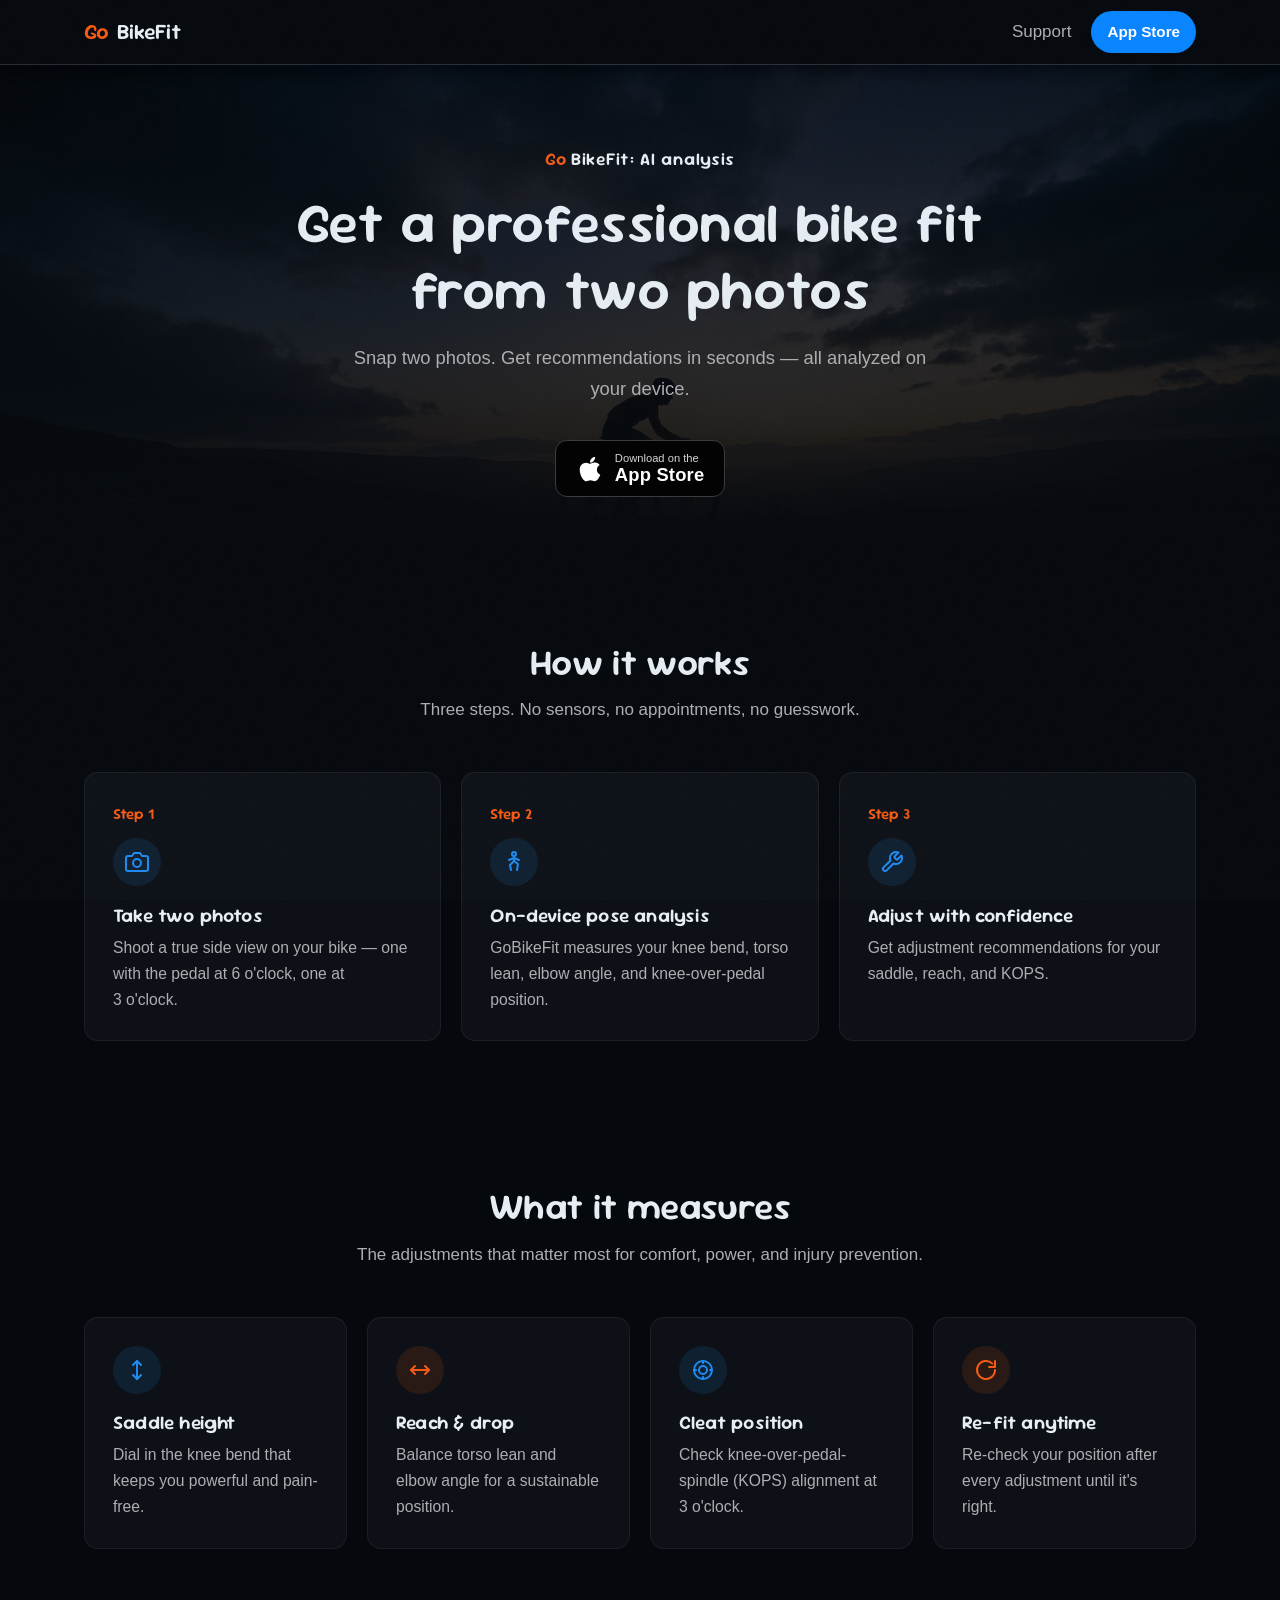
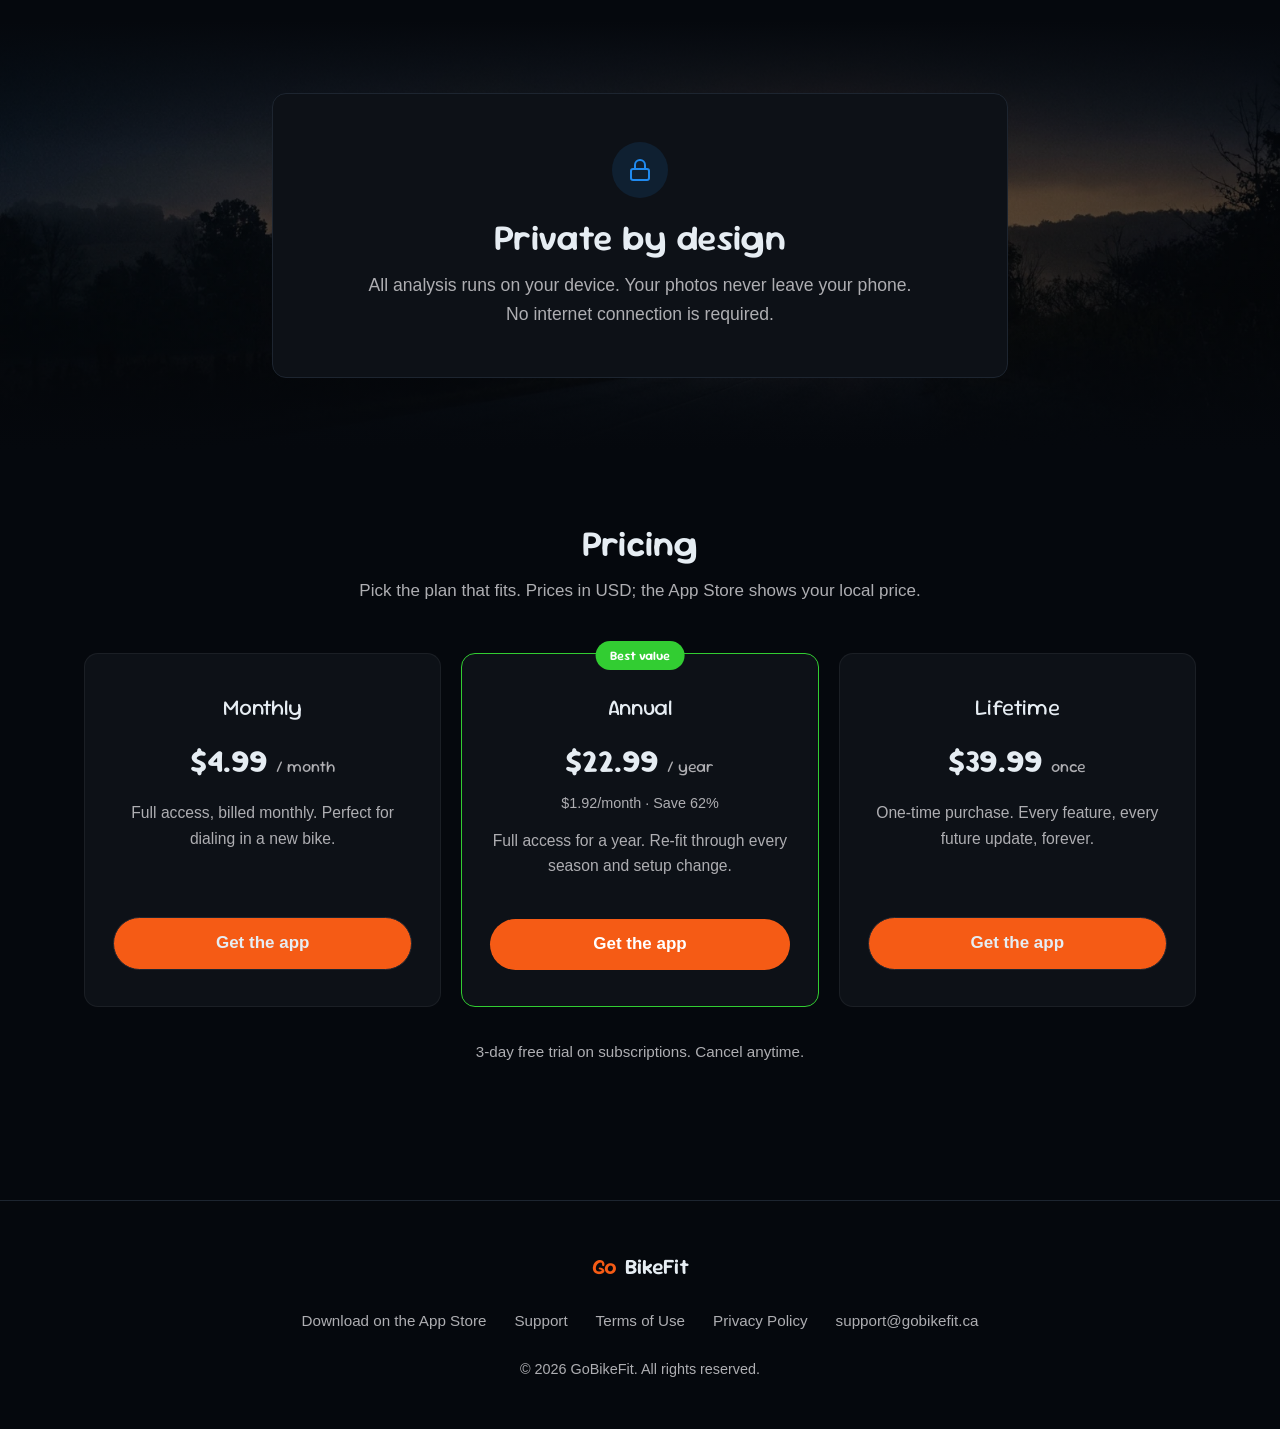
<file: index.html>
<!DOCTYPE html>
<html lang="en">

<head>
  <meta charset="UTF-8">
  <meta name="viewport" content="width=device-width, initial-scale=1">
  <title>GoBikeFit — Get a professional bike fit from two photos</title>
  <meta name="description"
    content="Snap two photos mid-pedal-stroke. GoBikeFit measures your position and gives saddle height, reach & drop, and cleat recommendations in seconds — all on your iPhone.">
  <link rel="canonical" href="https://gobikefit.ca/">
  <meta property="og:type" content="website">
  <meta property="og:site_name" content="GoBikeFit">
  <meta property="og:title" content="GoBikeFit — Get a professional bike fit from two photos">
  <meta property="og:description"
    content="Snap two photos mid-pedal-stroke. Get saddle height, reach & drop, and cleat position recommendations in seconds — all analyzed on your device.">
  <meta property="og:url" content="https://gobikefit.ca/">
  <meta property="og:image" content="https://gobikefit.ca/og-image.png">
  <meta property="og:image:width" content="1200">
  <meta property="og:image:height" content="630">
  <meta property="og:image:alt"
    content="GoBikeFit: AI analysis — a stylized cyclist on a road bike beside the tagline &quot;A professional bike fit from your pocket&quot;">
  <meta name="twitter:card" content="summary_large_image">
  <meta name="theme-color" content="#05080D">
  <link rel="icon" href="/favicon.ico" sizes="16x16 32x32 48x48">
  <link rel="icon" type="image/png" href="/favicon-96x96.png" sizes="96x96">
  <link rel="apple-touch-icon" sizes="180x180" href="/apple-touch-icon.png">
  <link rel="manifest" href="/site.webmanifest">
  <!-- Hero background is a CSS background-image, so it needs a preload to be fetched
       early. Breakpoints must match the .hero media query in styles.css. -->
  <link rel="preload" as="image" href="/assets/hero/dusk-riding-zoom-960.webp" media="(max-width: 699.98px)"
    fetchpriority="high">
  <link rel="preload" as="image" href="/assets/hero/dusk-riding-zoom.webp" media="(min-width: 700px)"
    fetchpriority="high">
  <link rel="preconnect" href="https://fonts.googleapis.com">
  <link rel="preconnect" href="https://fonts.gstatic.com" crossorigin>
  <link href="https://fonts.googleapis.com/css2?family=Sour+Gummy:wght@400;600&display=swap" rel="stylesheet">
  <link rel="stylesheet" href="/styles.css">
  <link rel="stylesheet" href="/depth.css">
  <!-- Not deferred: sets the .js class before first paint so depth.css can
       hide .reveal elements without risking a blank page if JS fails. -->
  <script src="/depth.js"></script>
</head>

<body>

  <!-- Header edge refraction (styles.css). Duplicated on all four pages —
       a CSS url(#id) resolves only within its own document. Keep in sync. -->
  <svg class="svg-defs" aria-hidden="true" focusable="false">
    <filter id="edge-warp" x="-25%" y="-100%" width="150%" height="300%" color-interpolation-filters="sRGB">
      <feTurbulence type="fractalNoise" baseFrequency="0.006 0.05" numOctaves="2" seed="9" result="noise" />
      <feGaussianBlur in="noise" stdDeviation="1.2" result="soft" />
      <feDisplacementMap in="SourceGraphic" in2="soft" scale="34" xChannelSelector="R" yChannelSelector="G" />
    </filter>
  </svg>

  <header class="site-header">
    <div class="container">
      <a class="logo" href="/"><span class="logo-go">Go</span>BikeFit</a>
      <nav class="header-nav" aria-label="Main">
        <a class="nav-link" href="/support">Support</a>
        <a class="btn-store-small" href="https://apps.apple.com/app/id6791359268">App&nbsp;Store</a>
      </nav>
    </div>
  </header>

  <main>

    <!-- Hero -->
    <section class="hero">
      <div class="container">
        <span class="app-name">Go</span>
        <span class="app-name2">BikeFit: AI analysis</span>
        <h1>Get a professional bike fit from two photos</h1>
        <p class="subhead">Snap two photos. Get recommendations in seconds — all analyzed on your device.</p>
        <a class="appstore-badge" href="https://apps.apple.com/app/id6791359268">
          <svg viewBox="0 0 384 512" fill="currentColor" aria-hidden="true">
            <path
              d="M318.7 268.7c-.2-36.7 16.4-64.4 50-84.8-18.8-26.9-47.2-41.7-84.7-44.6-35.5-2.8-74.3 20.7-88.5 20.7-15 0-49.4-19.7-76.4-19.7C63.3 141.2 4 184.8 4 273.5q0 39.3 14.4 81.2c12.8 36.7 59 126.7 107.2 125.2 25.2-.6 43-17.9 75.8-17.9 31.8 0 48.3 17.9 76.4 17.9 48.6-.7 90.4-82.5 102.6-119.3-65.2-30.7-61.7-90-61.7-91.9zm-56.6-164.2c27.3-32.4 24.8-61.9 24-72.5-24.1 1.4-52 16.4-67.9 34.9-17.5 19.8-27.8 44.3-25.6 71.9 26.1 2 49.9-11.4 69.5-34.3z" />
          </svg>
          <span class="badge-text">
            <span class="badge-top">Download on the</span>
            <span class="badge-bottom">App Store</span>
          </span>
        </a>
      </div>
    </section>

    <!-- How it works -->
    <section class="section" id="how-it-works">
      <div class="container">
        <div class="section-header">
          <h2>How it works</h2>
          <p>Three steps. No sensors, no appointments, no guesswork.</p>
        </div>
        <div class="steps-grid">
          <div class="card reveal" style="--i:0">
            <div class="step-number">Step 1</div>
            <div class="icon-circle">
              <svg viewBox="0 0 24 24" fill="none" stroke="currentColor" stroke-width="2" stroke-linecap="round"
                stroke-linejoin="round" aria-hidden="true">
                <path d="M23 19a2 2 0 0 1-2 2H3a2 2 0 0 1-2-2V8a2 2 0 0 1 2-2h4l2-3h6l2 3h4a2 2 0 0 1 2 2z" />
                <circle cx="12" cy="13" r="4" />
              </svg>
            </div>
            <h3>Take two photos</h3>
            <p class="card-body">Shoot a true side view on your bike — one with the pedal at 6&nbsp;o'clock, one at
              3&nbsp;o'clock.</p>
          </div>
          <div class="card reveal" style="--i:1">
            <div class="step-number">Step 2</div>
            <div class="icon-circle">
              <svg viewBox="0 0 24 24" fill="none" stroke="currentColor" stroke-width="2" stroke-linecap="round"
                stroke-linejoin="round" aria-hidden="true">
                <circle cx="12" cy="4" r="2" />
                <path d="M12 6v5" />
                <path d="M12 11l-4 4 1 5" />
                <path d="M12 11l4 3-1 6" />
                <path d="M12 8l-5 2" />
                <path d="M12 8l5 2" />
              </svg>
            </div>
            <h3>On-device pose analysis</h3>
            <p class="card-body">GoBikeFit measures your knee bend, torso lean, elbow angle, and knee-over-pedal
              position.</p>
          </div>
          <div class="card reveal" style="--i:2">
            <div class="step-number">Step 3</div>
            <div class="icon-circle">
              <svg viewBox="0 0 24 24" fill="none" stroke="currentColor" stroke-width="2" stroke-linecap="round"
                stroke-linejoin="round" aria-hidden="true">
                <path
                  d="M14.7 6.3a1 1 0 0 0 0 1.4l1.6 1.6a1 1 0 0 0 1.4 0l3.77-3.77a6 6 0 0 1-7.94 7.94l-6.91 6.91a2.12 2.12 0 0 1-3-3l6.91-6.91a6 6 0 0 1 7.94-7.94l-3.76 3.76z" />
              </svg>
            </div>
            <h3>Adjust with confidence</h3>
            <p class="card-body">Get adjustment recommendations for your saddle, reach, and KOPS.</p>
          </div>
        </div>
      </div>
    </section>

    <!-- Features -->
    <section class="section" id="features">
      <div class="container">
        <div class="section-header">
          <h2>What it measures</h2>
          <p>The adjustments that matter most for comfort, power, and injury prevention.</p>
        </div>
        <div class="features-grid">
          <div class="card reveal" style="--i:0">
            <div class="icon-circle">
              <svg viewBox="0 0 24 24" fill="none" stroke="currentColor" stroke-width="2" stroke-linecap="round"
                stroke-linejoin="round" aria-hidden="true">
                <path d="M12 3v18" />
                <path d="M8 7l4-4 4 4" />
                <path d="M8 17l4 4 4-4" />
              </svg>
            </div>
            <h3>Saddle height</h3>
            <p class="card-body">Dial in the knee bend that keeps you powerful and pain-free.</p>
          </div>
          <div class="card reveal" style="--i:1">
            <div class="icon-circle orange">
              <svg viewBox="0 0 24 24" fill="none" stroke="currentColor" stroke-width="2" stroke-linecap="round"
                stroke-linejoin="round" aria-hidden="true">
                <path d="M3 12h18" />
                <path d="M17 8l4 4-4 4" />
                <path d="M7 8l-4 4 4 4" />
              </svg>
            </div>
            <h3>Reach &amp; drop</h3>
            <p class="card-body">Balance torso lean and elbow angle for a sustainable position.</p>
          </div>
          <div class="card reveal" style="--i:2">
            <div class="icon-circle">
              <svg viewBox="0 0 24 24" fill="none" stroke="currentColor" stroke-width="2" stroke-linecap="round"
                stroke-linejoin="round" aria-hidden="true">
                <circle cx="12" cy="12" r="9" />
                <circle cx="12" cy="12" r="4" />
                <path d="M12 3v2" />
                <path d="M12 19v2" />
                <path d="M3 12h2" />
                <path d="M19 12h2" />
              </svg>
            </div>
            <h3>Cleat position</h3>
            <p class="card-body">Check knee-over-pedal-spindle (KOPS) alignment at 3&nbsp;o'clock.</p>
          </div>
          <div class="card reveal" style="--i:3">
            <div class="icon-circle orange">
              <svg viewBox="0 0 24 24" fill="none" stroke="currentColor" stroke-width="2" stroke-linecap="round"
                stroke-linejoin="round" aria-hidden="true">
                <path d="M21 12a9 9 0 1 1-2.64-6.36" />
                <path d="M21 3v6h-6" />
              </svg>
            </div>
            <h3>Re-fit anytime</h3>
            <p class="card-body">Re-check your position after every adjustment until it's right.</p>
          </div>
        </div>
      </div>
    </section>

    <!-- Privacy -->
    <section class="section section--privacy" id="privacy">
      <div class="container">
        <div class="privacy-callout reveal">
          <div class="icon-circle">
            <svg viewBox="0 0 24 24" fill="none" stroke="currentColor" stroke-width="2" stroke-linecap="round"
              stroke-linejoin="round" aria-hidden="true">
              <rect x="3" y="11" width="18" height="11" rx="2" />
              <path d="M7 11V7a5 5 0 0 1 10 0v4" />
            </svg>
          </div>
          <h2>Private by design</h2>
          <p>All analysis runs on your device. Your photos never leave your phone. No internet connection is required.
          </p>
        </div>
      </div>
    </section>

    <!-- Pricing -->
    <section class="section" id="pricing">
      <div class="container">
        <div class="section-header">
          <h2>Pricing</h2>
          <p>Pick the plan that fits. Prices in USD; the App Store shows your local price.</p>
        </div>
        <div class="pricing-grid">
          <div class="card pricing-card reveal" style="--i:0">
            <div class="plan-name">Monthly</div>
            <div class="plan-price">$4.99 <span>/ month</span></div>
            <p class="plan-desc">Full access, billed monthly. Perfect for dialing in a new bike.</p>
            <a class="plan-cta secondary" href="https://apps.apple.com/app/id6791359268">Get the app</a>
          </div>
          <div class="card pricing-card featured reveal" style="--i:1">
            <div class="pricing-badge">Best value</div>
            <div class="plan-name">Annual</div>
            <div class="plan-price">$22.99 <span>/ year</span></div>
            <div class="plan-sub">$1.92/month · Save 62%</div>
            <p class="plan-desc">Full access for a year. Re-fit through every season and setup change.</p>
            <a class="plan-cta" href="https://apps.apple.com/app/id6791359268">Get the app</a>
          </div>
          <div class="card pricing-card reveal" style="--i:2">
            <div class="plan-name">Lifetime</div>
            <div class="plan-price">$39.99 <span>once</span></div>
            <p class="plan-desc">One-time purchase. Every feature, every future update, forever.</p>
            <a class="plan-cta secondary" href="https://apps.apple.com/app/id6791359268">Get the app</a>
          </div>
        </div>
        <p class="pricing-note">3-day free trial on subscriptions. Cancel anytime.</p>
      </div>
    </section>

  </main>

  <footer class="site-footer">
    <div class="container footer-inner">
      <a class="logo" href="/"><span class="logo-go">Go</span>BikeFit</a>
      <nav class="footer-links" aria-label="Footer">
        <a href="https://apps.apple.com/app/id6791359268">Download on the App Store</a>
        <a href="/support">Support</a>
        <a href="/legal/terms">Terms of Use</a>
        <a href="/legal/privacy">Privacy Policy</a>
        <a href="mailto:support@gobikefit.ca">support@gobikefit.ca</a>
      </nav>
      <p class="footer-copy">© 2026 GoBikeFit. All rights reserved.</p>
    </div>
  </footer>

</body>

</html>
</file>
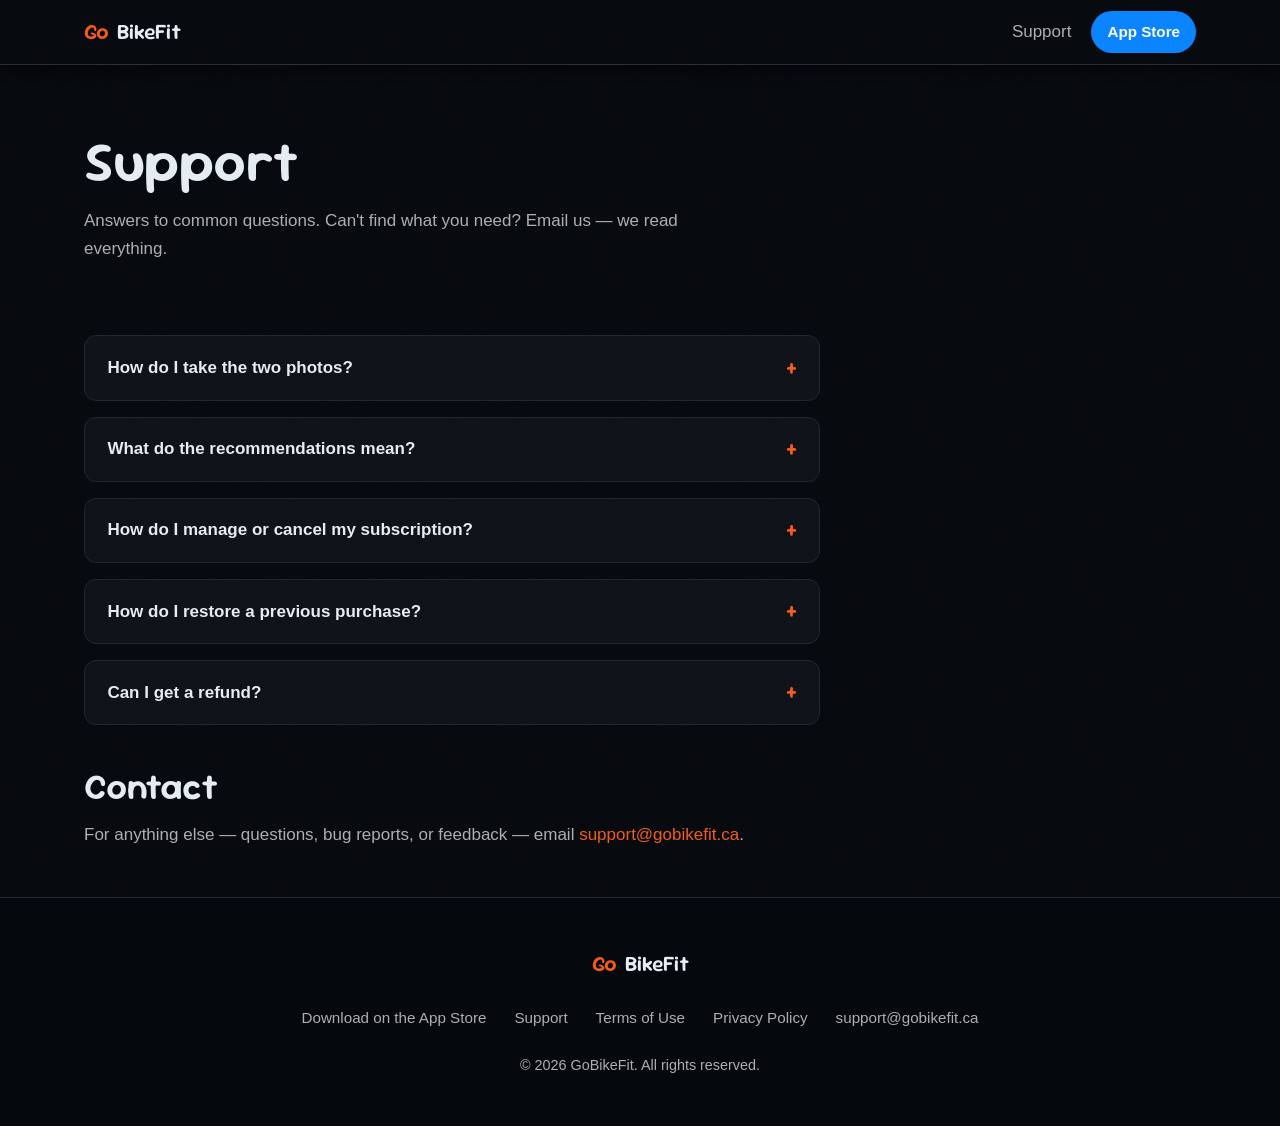
<file: support/index.html>
<!DOCTYPE html>
<html lang="en">

<head>
  <meta charset="UTF-8">
  <meta name="viewport" content="width=device-width, initial-scale=1">
  <title>Support — GoBikeFit</title>
  <meta name="description"
    content="GoBikeFit support: how to take your fit photos, what the recommendations mean, and how to manage your subscription.">
  <link rel="canonical" href="https://gobikefit.ca/support">
  <meta property="og:type" content="website">
  <meta property="og:site_name" content="GoBikeFit">
  <meta property="og:title" content="Support — GoBikeFit">
  <meta property="og:description"
    content="How to take your fit photos, what the recommendations mean, and how to manage your subscription.">
  <meta property="og:url" content="https://gobikefit.ca/support">
  <meta property="og:image" content="https://gobikefit.ca/og-image.png">
  <meta property="og:image:width" content="1200">
  <meta property="og:image:height" content="630">
  <meta property="og:image:alt"
    content="GoBikeFit: AI analysis — a stylized cyclist on a road bike beside the tagline &quot;A professional bike fit from your pocket&quot;">
  <meta name="twitter:card" content="summary_large_image">
  <meta name="theme-color" content="#05080D">
  <link rel="icon" href="/favicon.ico" sizes="16x16 32x32 48x48">
  <link rel="icon" type="image/png" href="/favicon-96x96.png" sizes="96x96">
  <link rel="apple-touch-icon" sizes="180x180" href="/apple-touch-icon.png">
  <link rel="manifest" href="/site.webmanifest">
  <link rel="preconnect" href="https://fonts.googleapis.com">
  <link rel="preconnect" href="https://fonts.gstatic.com" crossorigin>
  <link href="https://fonts.googleapis.com/css2?family=Sour+Gummy:wght@400;600&display=swap" rel="stylesheet">
  <link rel="stylesheet" href="/styles.css">
  <link rel="stylesheet" href="/depth.css">
  <!-- Not deferred: sets the .js class before first paint so depth.css can
       hide .reveal elements without risking a blank page if JS fails. -->
  <script src="/depth.js"></script>
</head>

<body>

  <!-- Header edge refraction (styles.css). Duplicated on all four pages —
       a CSS url(#id) resolves only within its own document. Keep in sync. -->
  <svg class="svg-defs" aria-hidden="true" focusable="false">
    <filter id="edge-warp" x="-25%" y="-100%" width="150%" height="300%" color-interpolation-filters="sRGB">
      <feTurbulence type="fractalNoise" baseFrequency="0.006 0.05" numOctaves="2" seed="9" result="noise" />
      <feGaussianBlur in="noise" stdDeviation="1.2" result="soft" />
      <feDisplacementMap in="SourceGraphic" in2="soft" scale="34" xChannelSelector="R" yChannelSelector="G" />
    </filter>
  </svg>

  <header class="site-header">
    <div class="container">
      <a class="logo" href="/"><span class="logo-go">Go</span>BikeFit</a>
      <nav class="header-nav" aria-label="Main">
        <a class="nav-link" href="/support">Support</a>
        <a class="btn-store-small" href="https://apps.apple.com/app/id6791359268">App&nbsp;Store</a>
      </nav>
    </div>
  </header>

  <main class="container">

    <section class="page-hero reveal">
      <h1>Support</h1>
      <p>Answers to common questions. Can't find what you need? Email us — we read everything.</p>
    </section>

    <section aria-label="Frequently asked questions">
      <div class="faq-list">

        <details class="faq-item reveal" style="--i:0">
          <summary>How do I take the two photos?</summary>
          <div class="faq-answer">
            <p>Set your bike on a trainer or have someone hold it steady, then have a friend photograph you from a true
              side view — camera at hip height, square to the bike, with your whole body and bike in frame.</p>
            <p>Take one photo with the pedal at the bottom of the stroke (6&nbsp;o'clock) and one with the crank arm
              level and forward (3&nbsp;o'clock). Ride in your normal position with hands where you usually keep them.
            </p>
          </div>
        </details>

        <details class="faq-item reveal" style="--i:1">
          <summary>What do the recommendations mean?</summary>
          <div class="faq-answer">
            <p>GoBikeFit compares your measured joint angles against ranges used in professional bike fitting. Each
              recommendation tells you which part to adjust (saddle, reach, or cleats), which direction, and roughly how
              much — in plain English, no jargon.</p>
            <p>Make one change at a time, then re-take your photos to confirm the new position before adjusting anything
              else.</p>
          </div>
        </details>

        <details class="faq-item reveal" style="--i:2">
          <summary>How do I manage or cancel my subscription?</summary>
          <div class="faq-answer">
            <p>Subscriptions are managed by Apple. On your iPhone, open <strong>Settings&nbsp;→ your name&nbsp;→
                Subscriptions</strong>, select GoBikeFit, and change or cancel your plan there. Canceling during the
              free trial means you won't be charged.</p>
          </div>
        </details>

        <details class="faq-item reveal" style="--i:3">
          <summary>How do I restore a previous purchase?</summary>
          <div class="faq-answer">
            <p>If you've reinstalled the app or switched to a new iPhone, open GoBikeFit and tap <strong>Restore
                Purchases</strong> on the paywall screen. Make sure you're signed in with the same Apple ID you used for
              the original purchase.</p>
          </div>
        </details>

        <details class="faq-item reveal" style="--i:4">
          <summary>Can I get a refund?</summary>
          <div class="faq-answer">
            <p>Refunds for App Store purchases are handled by Apple, not by us. You can request one at <a
                href="https://reportaproblem.apple.com">reportaproblem.apple.com</a> by signing in with your Apple ID
              and selecting the purchase.</p>
          </div>
        </details>

      </div>
    </section>

    <section class="contact-block reveal" id="contact">
      <h2>Contact</h2>
      <p class="muted">For anything else — questions, bug reports, or feedback — email <a
          href="mailto:support@gobikefit.ca">support@gobikefit.ca</a>.</p>
    </section>

  </main>

  <footer class="site-footer">
    <div class="container footer-inner">
      <a class="logo" href="/"><span class="logo-go">Go</span>BikeFit</a>
      <nav class="footer-links" aria-label="Footer">
        <a href="https://apps.apple.com/app/id6791359268">Download on the App Store</a>
        <a href="/support">Support</a>
        <a href="/legal/terms">Terms of Use</a>
        <a href="/legal/privacy">Privacy Policy</a>
        <a href="mailto:support@gobikefit.ca">support@gobikefit.ca</a>
      </nav>
      <p class="footer-copy">© 2026 GoBikeFit. All rights reserved.</p>
    </div>
  </footer>

</body>

</html>
</file>
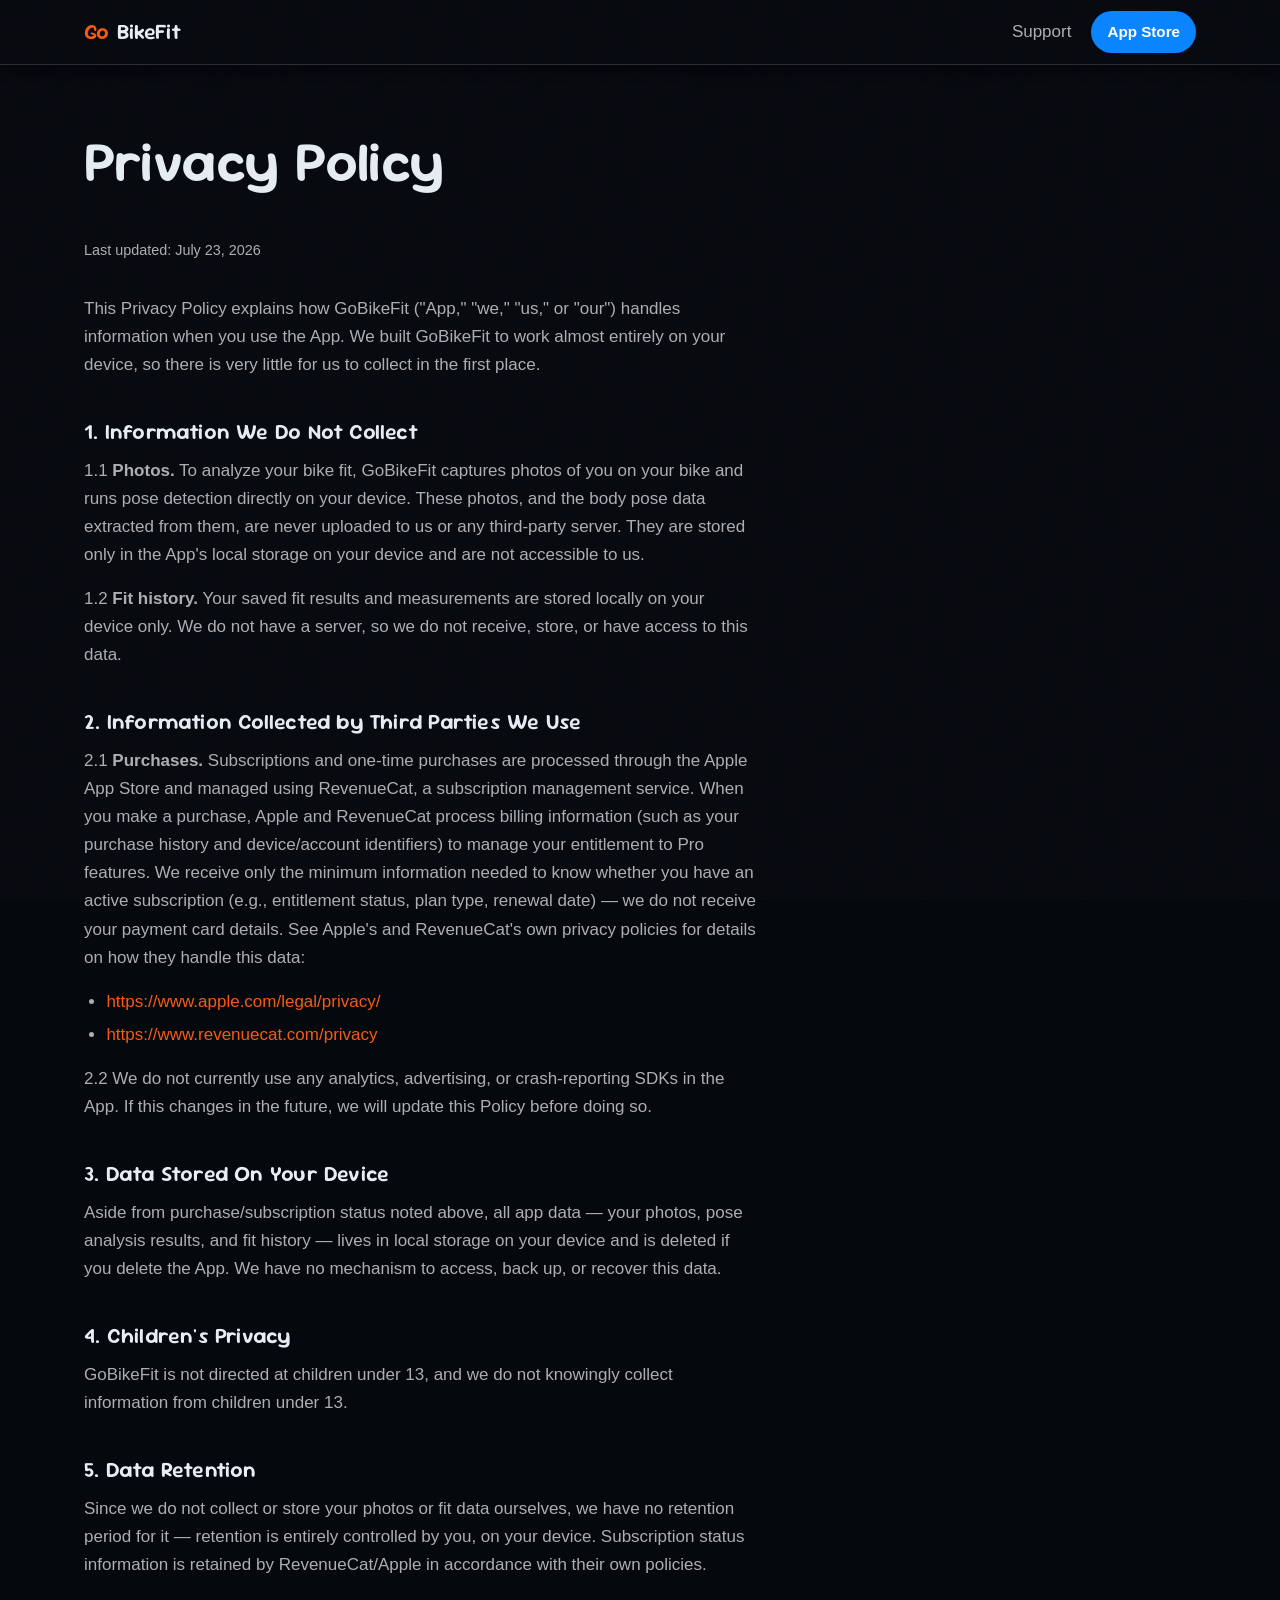
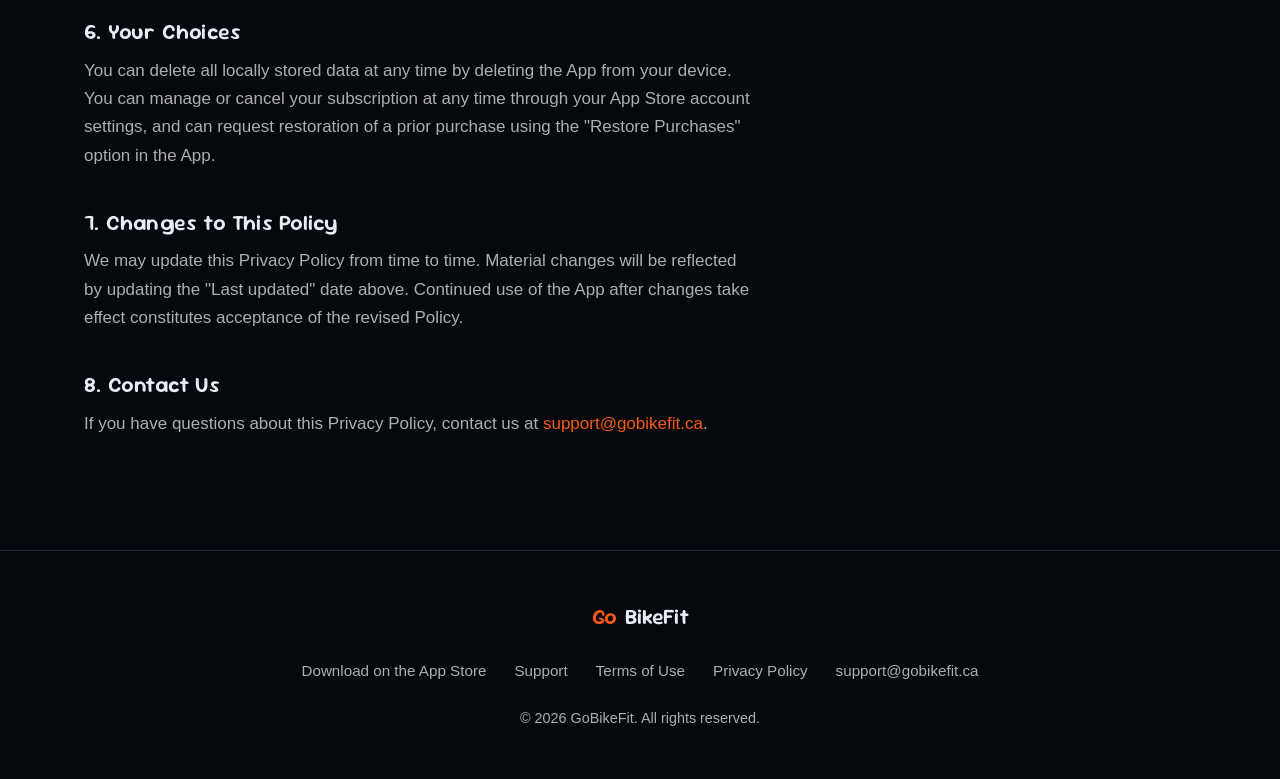
<file: legal/privacy/index.html>
<!DOCTYPE html>
<html lang="en">

<head>
  <meta charset="UTF-8">
  <meta name="viewport" content="width=device-width, initial-scale=1">
  <title>Privacy Policy — GoBikeFit</title>
  <meta name="description" content="Privacy Policy for the GoBikeFit iOS app.">
  <link rel="canonical" href="https://gobikefit.ca/legal/privacy">
  <meta property="og:type" content="website">
  <meta property="og:site_name" content="GoBikeFit">
  <meta property="og:title" content="Privacy Policy — GoBikeFit">
  <meta property="og:description" content="Privacy Policy for the GoBikeFit iOS app.">
  <meta property="og:url" content="https://gobikefit.ca/legal/privacy">
  <meta property="og:image" content="https://gobikefit.ca/og-image.png">
  <meta property="og:image:width" content="1200">
  <meta property="og:image:height" content="630">
  <meta property="og:image:alt"
    content="GoBikeFit: AI analysis — a stylized cyclist on a road bike beside the tagline &quot;A professional bike fit from your pocket&quot;">
  <meta name="twitter:card" content="summary_large_image">
  <meta name="theme-color" content="#05080D">
  <link rel="icon" href="/favicon.ico" sizes="16x16 32x32 48x48">
  <link rel="icon" type="image/png" href="/favicon-96x96.png" sizes="96x96">
  <link rel="apple-touch-icon" sizes="180x180" href="/apple-touch-icon.png">
  <link rel="manifest" href="/site.webmanifest">
  <link rel="preconnect" href="https://fonts.googleapis.com">
  <link rel="preconnect" href="https://fonts.gstatic.com" crossorigin>
  <link href="https://fonts.googleapis.com/css2?family=Sour+Gummy:wght@400;600&display=swap" rel="stylesheet">
  <link rel="stylesheet" href="/styles.css">
  <link rel="stylesheet" href="/depth.css">
  <!-- Not deferred: sets the .js class before first paint so depth.css can
       hide .reveal elements without risking a blank page if JS fails. -->
  <script src="/depth.js"></script>
</head>

<body>

  <!-- Header edge refraction (styles.css). Duplicated on all four pages —
       a CSS url(#id) resolves only within its own document. Keep in sync. -->
  <svg class="svg-defs" aria-hidden="true" focusable="false">
    <filter id="edge-warp" x="-25%" y="-100%" width="150%" height="300%" color-interpolation-filters="sRGB">
      <feTurbulence type="fractalNoise" baseFrequency="0.006 0.05" numOctaves="2" seed="9" result="noise" />
      <feGaussianBlur in="noise" stdDeviation="1.2" result="soft" />
      <feDisplacementMap in="SourceGraphic" in2="soft" scale="34" xChannelSelector="R" yChannelSelector="G" />
    </filter>
  </svg>

  <header class="site-header">
    <div class="container">
      <a class="logo" href="/"><span class="logo-go">Go</span>BikeFit</a>
      <nav class="header-nav" aria-label="Main">
        <a class="nav-link" href="/support">Support</a>
        <a class="btn-store-small" href="https://apps.apple.com/app/id6791359268">App&nbsp;Store</a>
      </nav>
    </div>
  </header>

  <main class="container">

    <section class="page-hero reveal">
      <h1>Privacy Policy</h1>
    </section>

    <!-- .prose deliberately has no .reveal: the article is taller than the
         observer's 0.15 threshold can ever satisfy on a narrow viewport, which
         would leave the legal text permanently hidden. See README. -->

    <article class="prose">
      <p class="muted legal-updated">Last updated: July 23, 2026</p>

      <p>This Privacy Policy explains how GoBikeFit ("App," "we," "us," or "our") handles information when you use the
        App. We built GoBikeFit to work almost entirely on your device, so there is very little for us to collect in the
        first place.</p>

      <h2>1. Information We Do Not Collect</h2>
      <p>1.1 <strong>Photos.</strong> To analyze your bike fit, GoBikeFit captures photos of you on your bike and runs
        pose detection directly on your device. These photos, and the body pose data extracted from them, are never
        uploaded to us or any third-party server. They are stored only in the App's local storage on your device and are
        not accessible to us.</p>
      <p>1.2 <strong>Fit history.</strong> Your saved fit results and measurements are stored locally on your device
        only. We do not have a server, so we do not receive, store, or have access to this data.</p>

      <h2>2. Information Collected by Third Parties We Use</h2>
      <p>2.1 <strong>Purchases.</strong> Subscriptions and one-time purchases are processed through the Apple App Store
        and managed using RevenueCat, a subscription management service. When you make a purchase, Apple and RevenueCat
        process billing information (such as your purchase history and device/account identifiers) to manage your
        entitlement to Pro features. We receive only the minimum information needed to know whether you have an active
        subscription (e.g., entitlement status, plan type, renewal date) — we do not receive your payment card details.
        See Apple's and RevenueCat's own privacy policies for details on how they handle this data:</p>
      <ul>
        <li><a href="https://www.apple.com/legal/privacy/">https://www.apple.com/legal/privacy/</a></li>
        <li><a href="https://www.revenuecat.com/privacy">https://www.revenuecat.com/privacy</a></li>
      </ul>
      <p>2.2 We do not currently use any analytics, advertising, or crash-reporting SDKs in the App. If this changes in
        the future, we will update this Policy before doing so.</p>

      <h2>3. Data Stored On Your Device</h2>
      <p>Aside from purchase/subscription status noted above, all app data — your photos, pose analysis results, and fit
        history — lives in local storage on your device and is deleted if you delete the App. We have no mechanism to
        access, back up, or recover this data.</p>

      <h2>4. Children's Privacy</h2>
      <p>GoBikeFit is not directed at children under 13, and we do not knowingly collect information from children under
        13.</p>

      <h2>5. Data Retention</h2>
      <p>Since we do not collect or store your photos or fit data ourselves, we have no retention period for it —
        retention is entirely controlled by you, on your device. Subscription status information is retained by
        RevenueCat/Apple in accordance with their own policies.</p>

      <h2>6. Your Choices</h2>
      <p>You can delete all locally stored data at any time by deleting the App from your device. You can manage or
        cancel your subscription at any time through your App Store account settings, and can request restoration of a
        prior purchase using the "Restore Purchases" option in the App.</p>

      <h2>7. Changes to This Policy</h2>
      <p>We may update this Privacy Policy from time to time. Material changes will be reflected by updating the "Last
        updated" date above. Continued use of the App after changes take effect constitutes acceptance of the revised
        Policy.</p>

      <h2>8. Contact Us</h2>
      <p>If you have questions about this Privacy Policy, contact us at <a
          href="mailto:support@gobikefit.ca">support@gobikefit.ca</a>.</p>
    </article>

  </main>

  <footer class="site-footer">
    <div class="container footer-inner">
      <a class="logo" href="/"><span class="logo-go">Go</span>BikeFit</a>
      <nav class="footer-links" aria-label="Footer">
        <a href="https://apps.apple.com/app/id6791359268">Download on the App Store</a>
        <a href="/support">Support</a>
        <a href="/legal/terms">Terms of Use</a>
        <a href="/legal/privacy">Privacy Policy</a>
        <a href="mailto:support@gobikefit.ca">support@gobikefit.ca</a>
      </nav>
      <p class="footer-copy">© 2026 GoBikeFit. All rights reserved.</p>
    </div>
  </footer>

</body>

</html>
</file>
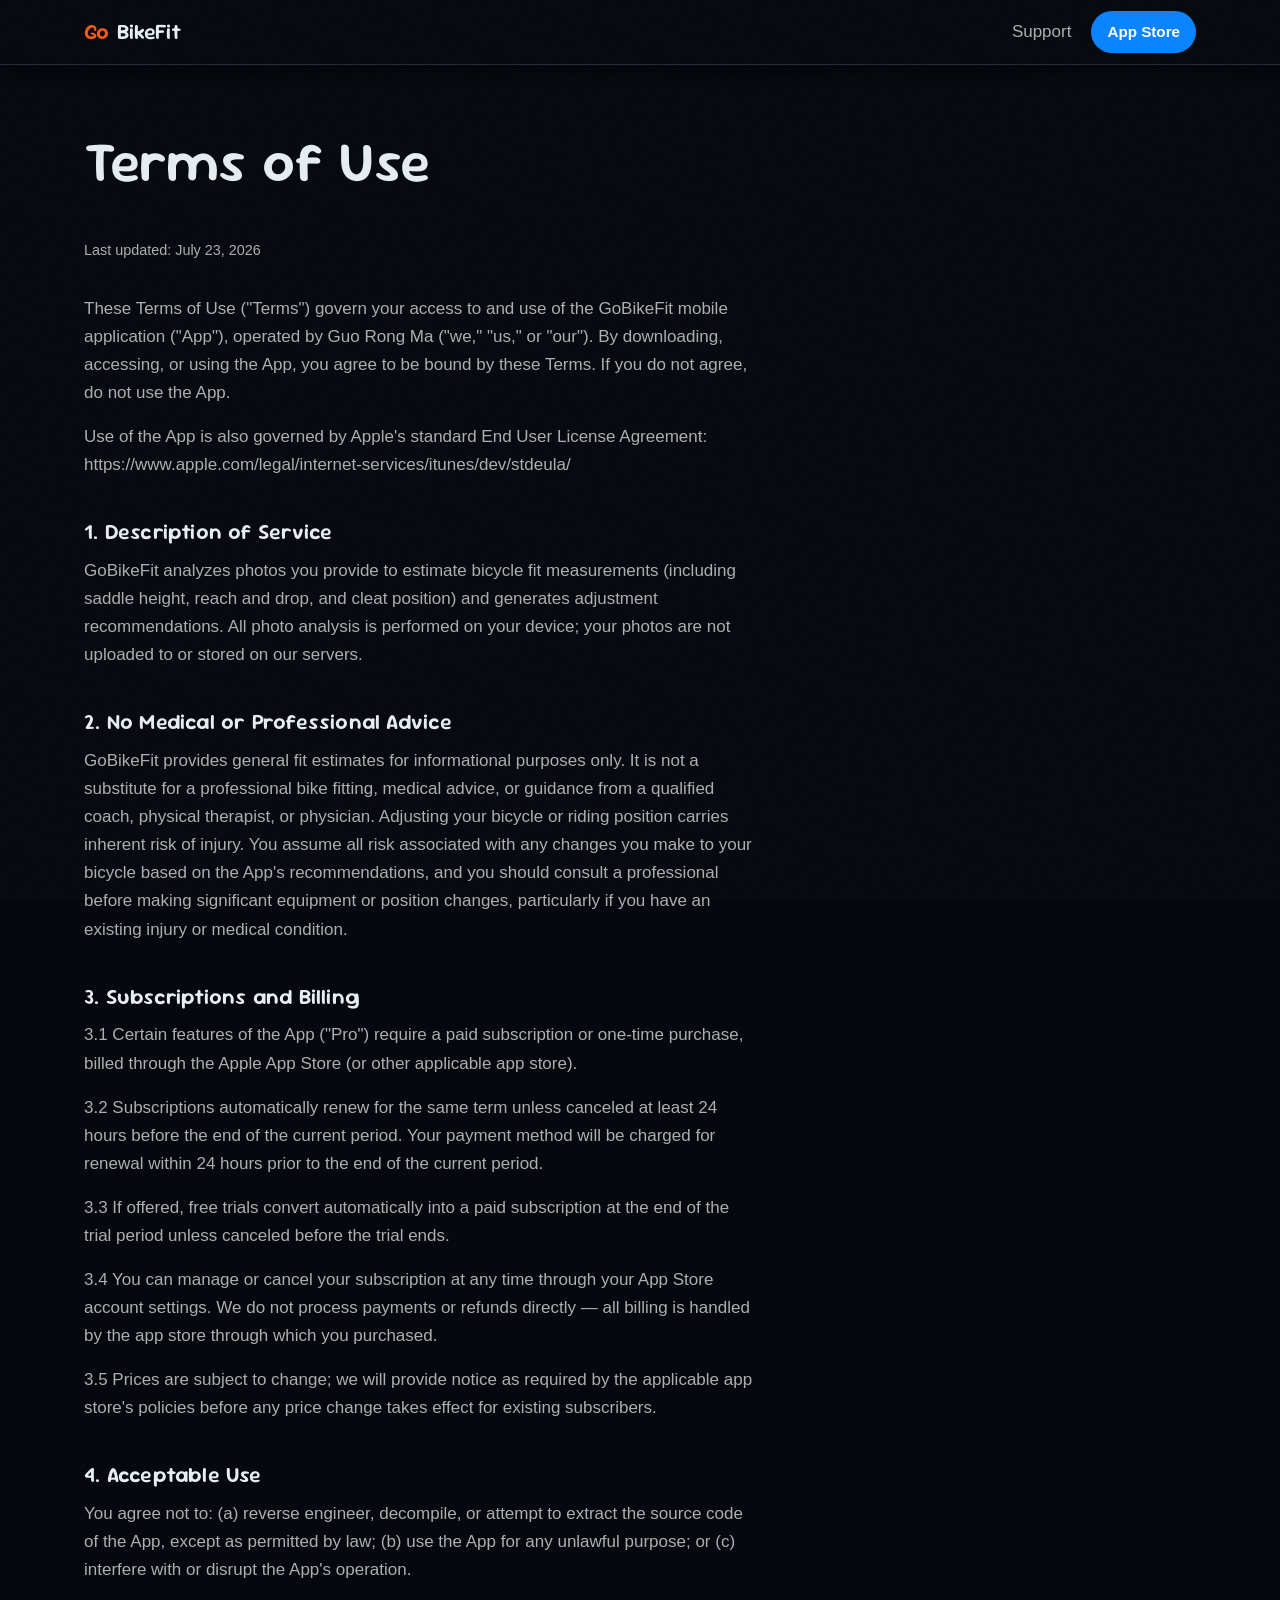
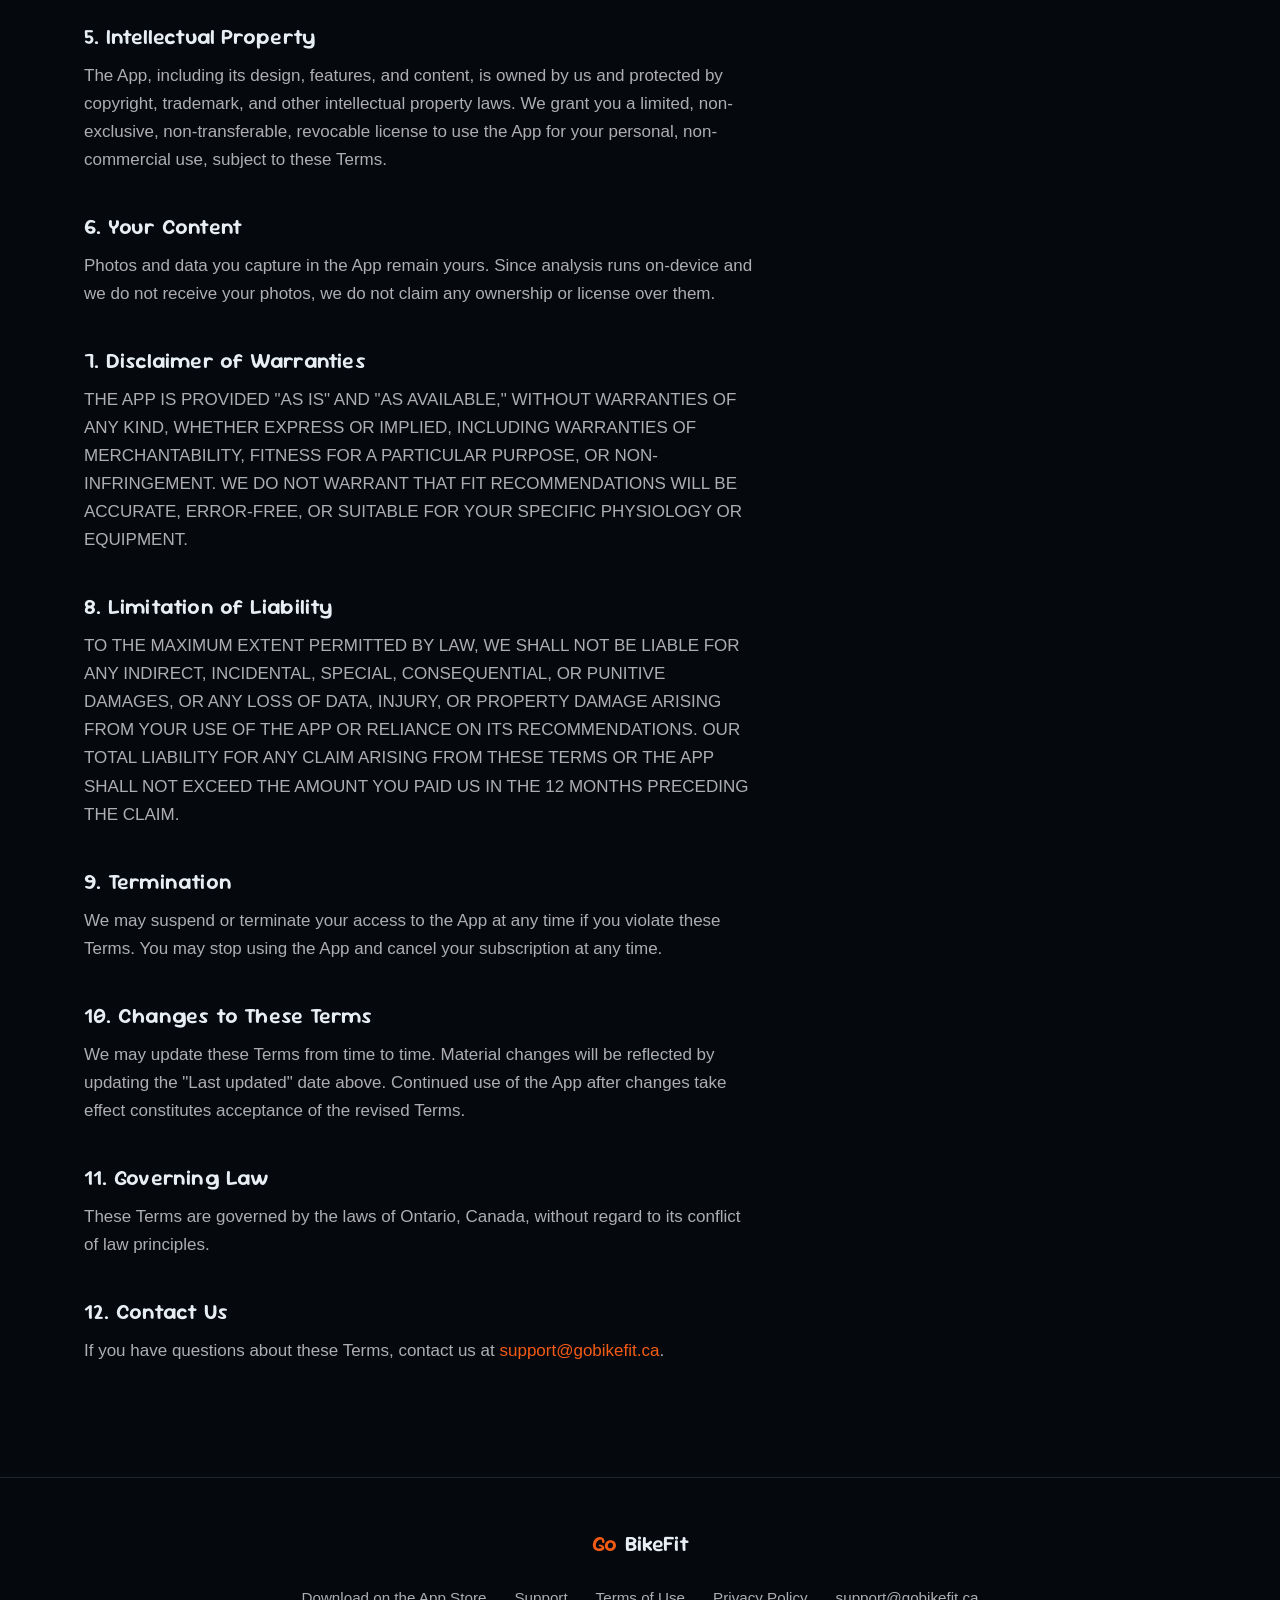
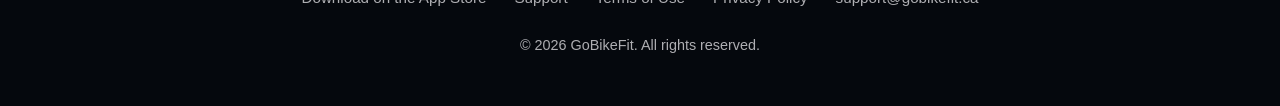
<file: legal/terms/index.html>
<!DOCTYPE html>
<html lang="en">

<head>
  <meta charset="UTF-8">
  <meta name="viewport" content="width=device-width, initial-scale=1">
  <title>Terms of Use — GoBikeFit</title>
  <meta name="description" content="Terms of Use for the GoBikeFit iOS app.">
  <link rel="canonical" href="https://gobikefit.ca/legal/terms">
  <meta property="og:type" content="website">
  <meta property="og:site_name" content="GoBikeFit">
  <meta property="og:title" content="Terms of Use — GoBikeFit">
  <meta property="og:description" content="Terms of Use for the GoBikeFit iOS app.">
  <meta property="og:url" content="https://gobikefit.ca/legal/terms">
  <meta property="og:image" content="https://gobikefit.ca/og-image.png">
  <meta property="og:image:width" content="1200">
  <meta property="og:image:height" content="630">
  <meta property="og:image:alt"
    content="GoBikeFit: AI analysis — a stylized cyclist on a road bike beside the tagline &quot;A professional bike fit from your pocket&quot;">
  <meta name="twitter:card" content="summary_large_image">
  <meta name="theme-color" content="#05080D">
  <link rel="icon" href="/favicon.ico" sizes="16x16 32x32 48x48">
  <link rel="icon" type="image/png" href="/favicon-96x96.png" sizes="96x96">
  <link rel="apple-touch-icon" sizes="180x180" href="/apple-touch-icon.png">
  <link rel="manifest" href="/site.webmanifest">
  <link rel="preconnect" href="https://fonts.googleapis.com">
  <link rel="preconnect" href="https://fonts.gstatic.com" crossorigin>
  <link href="https://fonts.googleapis.com/css2?family=Sour+Gummy:wght@400;600&display=swap" rel="stylesheet">
  <link rel="stylesheet" href="/styles.css">
  <link rel="stylesheet" href="/depth.css">
  <!-- Not deferred: sets the .js class before first paint so depth.css can
       hide .reveal elements without risking a blank page if JS fails. -->
  <script src="/depth.js"></script>
</head>

<body>

  <!-- Header edge refraction (styles.css). Duplicated on all four pages —
       a CSS url(#id) resolves only within its own document. Keep in sync. -->
  <svg class="svg-defs" aria-hidden="true" focusable="false">
    <filter id="edge-warp" x="-25%" y="-100%" width="150%" height="300%" color-interpolation-filters="sRGB">
      <feTurbulence type="fractalNoise" baseFrequency="0.006 0.05" numOctaves="2" seed="9" result="noise" />
      <feGaussianBlur in="noise" stdDeviation="1.2" result="soft" />
      <feDisplacementMap in="SourceGraphic" in2="soft" scale="34" xChannelSelector="R" yChannelSelector="G" />
    </filter>
  </svg>

  <header class="site-header">
    <div class="container">
      <a class="logo" href="/"><span class="logo-go">Go</span>BikeFit</a>
      <nav class="header-nav" aria-label="Main">
        <a class="nav-link" href="/support">Support</a>
        <a class="btn-store-small" href="https://apps.apple.com/app/id6791359268">App&nbsp;Store</a>
      </nav>
    </div>
  </header>

  <main class="container">

    <section class="page-hero reveal">
      <h1>Terms of Use</h1>
    </section>

    <!-- .prose deliberately has no .reveal: the article is taller than the
         observer's 0.15 threshold can ever satisfy on a narrow viewport, which
         would leave the legal text permanently hidden. See README. -->

    <article class="prose">
      <p class="muted legal-updated">Last updated: July 23, 2026</p>

      <p>These Terms of Use ("Terms") govern your access to and use of the GoBikeFit mobile application ("App"),
        operated by Guo Rong Ma ("we," "us," or "our"). By downloading, accessing, or using the
        App, you agree to be bound by these Terms. If you do not agree, do not use the App.</p>

      <p>Use of the App is also governed by Apple's standard End User License
        Agreement: https://www.apple.com/legal/internet-services/itunes/dev/stdeula/</p>

      <h2>1. Description of Service</h2>
      <p>GoBikeFit analyzes photos you provide to estimate bicycle fit measurements (including saddle height, reach and
        drop, and cleat position) and generates adjustment recommendations. All photo analysis is performed on your
        device; your photos are not uploaded to or stored on our servers.</p>

      <h2>2. No Medical or Professional Advice</h2>
      <p>GoBikeFit provides general fit estimates for informational purposes only. It is not a substitute for a
        professional bike fitting, medical advice, or guidance from a qualified coach, physical therapist, or physician.
        Adjusting your bicycle or riding position carries inherent risk of injury. You assume all risk associated with
        any changes you make to your bicycle based on the App's recommendations, and you should consult a professional
        before making significant equipment or position changes, particularly if you have an existing injury or medical
        condition.</p>

      <h2>3. Subscriptions and Billing</h2>
      <p>3.1 Certain features of the App ("Pro") require a paid subscription or one-time purchase, billed through the
        Apple App Store (or other applicable app store).</p>
      <p>3.2 Subscriptions automatically renew for the same term unless canceled at least 24 hours before the end of the
        current period. Your payment method will be charged for renewal within 24 hours prior to the end of the current
        period.</p>
      <p>3.3 If offered, free trials convert automatically into a paid subscription at the end of the trial period
        unless canceled before the trial ends.</p>
      <p>3.4 You can manage or cancel your subscription at any time through your App Store account settings. We do not
        process payments or refunds directly — all billing is handled by the app store through which you purchased.</p>
      <p>3.5 Prices are subject to change; we will provide notice as required by the applicable app store's policies
        before any price change takes effect for existing subscribers.</p>

      <h2>4. Acceptable Use</h2>
      <p>You agree not to: (a) reverse engineer, decompile, or attempt to extract the source code of the App, except as
        permitted by law; (b) use the App for any unlawful purpose; or (c) interfere with or disrupt the App's
        operation.</p>

      <h2>5. Intellectual Property</h2>
      <p>The App, including its design, features, and content, is owned by us and protected by copyright, trademark, and
        other intellectual property laws. We grant you a limited, non-exclusive, non-transferable, revocable license to
        use the App for your personal, non-commercial use, subject to these Terms.</p>

      <h2>6. Your Content</h2>
      <p>Photos and data you capture in the App remain yours. Since analysis runs on-device and we do not receive your
        photos, we do not claim any ownership or license over them.</p>

      <h2>7. Disclaimer of Warranties</h2>
      <p>THE APP IS PROVIDED "AS IS" AND "AS AVAILABLE," WITHOUT WARRANTIES OF ANY KIND, WHETHER EXPRESS OR IMPLIED,
        INCLUDING WARRANTIES OF MERCHANTABILITY, FITNESS FOR A PARTICULAR PURPOSE, OR NON-INFRINGEMENT. WE DO NOT
        WARRANT THAT FIT RECOMMENDATIONS WILL BE ACCURATE, ERROR-FREE, OR SUITABLE FOR YOUR SPECIFIC PHYSIOLOGY OR
        EQUIPMENT.</p>

      <h2>8. Limitation of Liability</h2>
      <p>TO THE MAXIMUM EXTENT PERMITTED BY LAW, WE SHALL NOT BE LIABLE FOR ANY INDIRECT, INCIDENTAL, SPECIAL,
        CONSEQUENTIAL, OR PUNITIVE DAMAGES, OR ANY LOSS OF DATA, INJURY, OR PROPERTY DAMAGE ARISING FROM YOUR USE OF THE
        APP OR RELIANCE ON ITS RECOMMENDATIONS. OUR TOTAL LIABILITY FOR ANY CLAIM ARISING FROM THESE TERMS OR THE APP
        SHALL NOT EXCEED THE AMOUNT YOU PAID US IN THE 12 MONTHS PRECEDING THE CLAIM.</p>

      <h2>9. Termination</h2>
      <p>We may suspend or terminate your access to the App at any time if you violate these Terms. You may stop using
        the App and cancel your subscription at any time.</p>

      <h2>10. Changes to These Terms</h2>
      <p>We may update these Terms from time to time. Material changes will be reflected by updating the "Last updated"
        date above. Continued use of the App after changes take effect constitutes acceptance of the revised Terms.</p>

      <h2>11. Governing Law</h2>
      <p>These Terms are governed by the laws of Ontario, Canada, without regard to its conflict of law principles.
      </p>

      <h2>12. Contact Us</h2>
      <p>If you have questions about these Terms, contact us at <a
          href="mailto:support@gobikefit.ca">support@gobikefit.ca</a>.</p>
    </article>

  </main>

  <footer class="site-footer">
    <div class="container footer-inner">
      <a class="logo" href="/"><span class="logo-go">Go</span>BikeFit</a>
      <nav class="footer-links" aria-label="Footer">
        <a href="https://apps.apple.com/app/id6791359268">Download on the App Store</a>
        <a href="/support">Support</a>
        <a href="/legal/terms">Terms of Use</a>
        <a href="/legal/privacy">Privacy Policy</a>
        <a href="mailto:support@gobikefit.ca">support@gobikefit.ca</a>
      </nav>
      <p class="footer-copy">© 2026 GoBikeFit. All rights reserved.</p>
    </div>
  </footer>

</body>

</html>
</file>
<file: styles.css>
/* ==========================================================================
   GoBikeFit — shared styles
   ========================================================================== */

:root {
  --bg: #05080d;
  --surface: #0d1117;
  --border: #1d2530;
  --text: #e6edf3;
  --text-secondary: #aeaeb2;
  --accent: #f55b15;
  --accent-soft: rgba(245, 91, 21, 0.12);
  --accent-2: #f55b15;
  --accent-2-soft: rgba(245, 91, 21, 0.12);
  --accent-blue: #208aef;
  --accent-blue-soft: rgba(32, 138, 239, 0.12);
  --appstore: #0a84ff;
  --appstore-hover: #3b9af1;
  --radius: 14px;
  --radius-sm: 12px;
  --font-display: "Sour Gummy", system-ui, sans-serif;
  --font-body: -apple-system, BlinkMacSystemFont, "Segoe UI", Roboto,
    "Helvetica Neue", Arial, sans-serif;
}

*,
*::before,
*::after {
  box-sizing: border-box;
}

html {
  scroll-behavior: smooth;
}

body {
  margin: 0;
  background: var(--bg);
  color: var(--text);
  font-family: var(--font-body);
  font-size: 1.0625rem;
  line-height: 1.65;
  -webkit-font-smoothing: antialiased;
  text-rendering: optimizeLegibility;
}

h1,
h2,
h3 {
  font-family: var(--font-display);
  font-weight: 600;
  line-height: 1.2;
  margin: 0 0 0.75rem;
  letter-spacing: 0.01em;
}

h1 {
  font-size: clamp(2.25rem, 6vw, 3.5rem);
}

h2 {
  font-size: clamp(1.6rem, 4vw, 2.25rem);
}

h3 {
  font-size: 1.2rem;
}

p {
  margin: 0 0 1rem;
}

a {
  color: var(--accent);
  text-decoration: none;
}

a:hover {
  text-decoration: underline;
}

img,
svg {
  max-width: 100%;
  height: auto;
}

.container {
  width: 100%;
  max-width: 72rem;
  margin: 0 auto;
  padding: 0 1.25rem;
}

.muted {
  color: var(--text-secondary);
}

/* --------------------------------------------------------------------------
   Header
   -------------------------------------------------------------------------- */

.site-header {
  position: sticky;
  top: 0;
  z-index: 9500;
  -webkit-backdrop-filter: blur(0px);
  backdrop-filter: blur(0px);
}

/* Blur ramp below the header. The bands compound — ::after paints later, so
   ::before's output is already in its backdrop. Keep ::before the taller one. */
.site-header::before,
.site-header::after {
  content: "";
  position: absolute;
  top: 100%;
  left: 0;
  right: 0;
  pointer-events: none;
  -webkit-mask-image: linear-gradient(to bottom, #000, transparent);
  mask-image: linear-gradient(to bottom, #000, transparent);
}

/* Wide, gentle tail. The gradient seats the lip against pale backdrops. */
.site-header::before {
  height: 24px;
  -webkit-backdrop-filter: blur(13px);
  backdrop-filter: blur(13px);
  background: linear-gradient(to bottom, rgba(5, 8, 13, 0.35), transparent);
}

/* Tight band, plus the lip. An element's own border composites on top of its
   backdrop-filter, so this hairline stays crisp however hard the band warps. */
.site-header::after {
  height: 10px;
  border-top: 1px solid rgba(255, 255, 255, 0.16);
  -webkit-backdrop-filter: blur(18px);
  backdrop-filter: blur(18px);
}

/* Refraction. Chromium only — backdrop-filter: url() is unsupported in Safari
   (WebKit 245510) and Firefox, which keep the blur above. No -webkit- twin on
   purpose: it leaves Safari on the prefixed blur. Filter is inlined per page. */
@supports (backdrop-filter: url("#edge-warp")) {
  .site-header::after {
    height: 28px;
    backdrop-filter: url("#edge-warp") blur(1px);
  }
}

.svg-defs {
  position: absolute;
  width: 0;
  height: 0;
  overflow: hidden;
}

.site-header .container {
  display: flex;
  align-items: center;
  justify-content: space-between;
  gap: 1rem;
  height: 4rem;
}

.logo {
  font-family: var(--font-display);
  font-size: 1.35rem;
  font-weight: 600;
  color: var(--text);
  display: inline-flex;
  align-items: center;
  gap: 0.5rem;
}

.logo:hover {
  text-decoration: none;
}

.logo .logo-go {
  color: var(--accent-2);
}

.header-nav {
  display: flex;
  align-items: center;
  gap: 1.25rem;
}

.header-nav .nav-link {
  color: var(--text-secondary);
  font-weight: 500;
}

.header-nav .nav-link:hover {
  color: var(--text);
  text-decoration: none;
}

.btn-store-small {
  display: inline-flex;
  align-items: center;
  gap: 0.45rem;
  background: var(--appstore);
  color: #fff;
  font-weight: 600;
  font-size: 0.95rem;
  padding: 0.5rem 1rem;
  border-radius: 999px;
  white-space: nowrap;
}

.btn-store-small:hover {
  text-decoration: none;
  background: var(--appstore-hover);
}

/* --------------------------------------------------------------------------
   App Store badge (custom, replace with official artwork if desired)
   -------------------------------------------------------------------------- */

.appstore-badge {
  display: inline-flex;
  align-items: center;
  gap: 0.7rem;
  background: #000;
  border: 1px solid #3a3a3c;
  border-radius: var(--radius-sm);
  padding: 0.65rem 1.25rem;
  color: #fff;
  line-height: 1.15;
}

.appstore-badge:hover {
  text-decoration: none;
  border-color: #6e6e73;
}

.appstore-badge svg {
  width: 1.75rem;
  height: 1.75rem;
  flex-shrink: 0;
}

.appstore-badge .badge-text {
  display: flex;
  flex-direction: column;
  text-align: left;
}

.appstore-badge .badge-top {
  font-size: 0.7rem;
  color: #d5d5d7;
}

.appstore-badge .badge-bottom {
  font-size: 1.15rem;
  font-weight: 600;
  letter-spacing: 0.01em;
}

/* --------------------------------------------------------------------------
   Hero
   -------------------------------------------------------------------------- */

.hero {
  /* Swapped by the min-width: 700px query below — keep the breakpoint in sync
     with the preload links in index.html. */
  --hero-img: url("/assets/hero/dusk-riding-zoom-960.webp");
  padding: 5rem 0 4.5rem;
  text-align: center;
  background: linear-gradient(to bottom, rgba(5, 8, 13, 0.55), #05080d 95%),
    var(--hero-img) center / cover no-repeat;
}

@media (min-width: 700px) {
  .hero {
    --hero-img: url("/assets/hero/dusk-riding-zoom.webp");
  }
}

.hero .app-name {
  display: inline-block;
  font-family: var(--font-display);
  color: var(--accent-2);
  font-size: 1.1rem;
  font-weight: 600;
  letter-spacing: 0.04em;
  margin-bottom: 1rem;
}
.hero .app-name2 {
  display: inline-block;
  font-family: var(--font-display);
  color: var(--text);
  font-size: 1.1rem;
  font-weight: 600;
  letter-spacing: 0.04em;
  margin-bottom: 1rem;
}

.hero h1 {
  max-width: 44rem;
  margin-left: auto;
  margin-right: auto;
}

.hero .subhead {
  max-width: 38rem;
  margin: 1.25rem auto 2.25rem;
  color: var(--text-secondary);
  font-size: 1.15rem;
}

/* --------------------------------------------------------------------------
   Sections
   -------------------------------------------------------------------------- */

.section {
  padding: 4.5rem 0;
}

.section-header {
  text-align: center;
  max-width: 40rem;
  margin: 0 auto 3rem;
}

.section-header p {
  color: var(--text-secondary);
}

/* --------------------------------------------------------------------------
   Cards & grids
   -------------------------------------------------------------------------- */

.card {
  background: var(--surface);
  border: 1px solid var(--border);
  border-radius: var(--radius);
  padding: 1.75rem;
}

.steps-grid,
.features-grid,
.pricing-grid {
  display: grid;
  gap: 1.25rem;
}

.steps-grid {
  grid-template-columns: 1fr;
}

.features-grid {
  grid-template-columns: 1fr;
}

.pricing-grid {
  grid-template-columns: 1fr;
  align-items: stretch;
}

@media (min-width: 640px) {
  .features-grid {
    grid-template-columns: repeat(2, 1fr);
  }
}

@media (min-width: 860px) {
  .steps-grid {
    grid-template-columns: repeat(3, 1fr);
  }

  .features-grid {
    grid-template-columns: repeat(4, 1fr);
  }

  .pricing-grid {
    grid-template-columns: repeat(3, 1fr);
  }
}

.step-number {
  font-family: var(--font-display);
  font-size: 0.95rem;
  font-weight: 600;
  color: var(--accent-2);
  margin-bottom: 0.75rem;
}

.icon-circle {
  display: inline-flex;
  align-items: center;
  justify-content: center;
  width: 3rem;
  height: 3rem;
  border-radius: 999px;
  background: var(--accent-blue-soft);
  color: var(--accent-blue);
  margin-bottom: 1.1rem;
}

.icon-circle.orange {
  background: var(--accent-2-soft);
  color: var(--accent-2);
}

.icon-circle svg {
  width: 1.5rem;
  height: 1.5rem;
}

.card h3 {
  margin-bottom: 0.5rem;
}

.card p:last-child {
  margin-bottom: 0;
}

.card .card-body {
  color: var(--text-secondary);
  font-size: 0.98rem;
}

/* --------------------------------------------------------------------------
   Privacy callout
   -------------------------------------------------------------------------- */


.section--privacy {
  --privacy-img: url("/assets/private/dawn-empty-road-960.webp");
  background: linear-gradient(
      to bottom,
      #05080d 0%,
      rgba(5, 8, 13, 0.6) 30%,
      rgba(5, 8, 13, 0.6) 70%,
      #05080d 100%
    ),
    var(--privacy-img) center 0% / cover no-repeat;
}

@media (min-width: 700px) {
  .section--privacy {
    --privacy-img: url("/assets/private/dawn-empty-road.webp");
  }
}

.privacy-callout {
  background: var(--surface);
  border: 1px solid var(--border);
  border-radius: var(--radius);
  padding: 3rem 1.75rem;
  text-align: center;
  max-width: 46rem;
  margin: 0 auto;
}

.privacy-callout .icon-circle {
  width: 3.5rem;
  height: 3.5rem;
}

.privacy-callout p {
  color: var(--text-secondary);
  max-width: 34rem;
  margin: 0 auto;
  font-size: 1.1rem;
}

/* --------------------------------------------------------------------------
   Pricing
   -------------------------------------------------------------------------- */

.pricing-card {
  display: flex;
  flex-direction: column;
  position: relative;
  text-align: center;
  padding: 2.25rem 1.75rem;
}

.pricing-card.featured {
  border-color: limegreen;
}

.pricing-badge {
  position: absolute;
  top: -0.8rem;
  left: 50%;
  transform: translateX(-50%);
  background: limegreen;
  color: #fff;
  font-family: var(--font-display);
  font-size: 0.8rem;
  font-weight: 600;
  padding: 0.25rem 0.9rem;
  border-radius: 999px;
  white-space: nowrap;
}

.pricing-card .plan-name {
  font-family: var(--font-display);
  font-size: 1.4rem;
  margin-bottom: 0.5rem;
}

.pricing-card .plan-price {
  font-family: var(--font-display);
  font-size: 2rem;
  font-weight: 700;
  color: var(--text);
  margin-bottom: 0.75rem;
}

.pricing-card .plan-price span {
  font-size: 1rem;
  font-weight: 400;
  color: var(--text-secondary);
}

.pricing-card .plan-sub {
  color: var(--text-secondary);
  font-size: 0.9rem;
  margin: -0.5rem 0 0.75rem;
}

.pricing-card .plan-desc {
  color: var(--text-secondary);
  font-size: 0.98rem;
  flex-grow: 1;
}

.pricing-card .plan-cta {
  display: inline-block;
  margin-top: 1.5rem;
  background: var(--accent);
  color: #fff;
  font-weight: 600;
  padding: 0.7rem 1.5rem;
  border-radius: 999px;
}

.pricing-card .plan-cta.secondary {
  background: var(--accent);
  border: 1px solid var(--border);
  color: var(--text);
}

.pricing-card .plan-cta:hover {
  text-decoration: none;
  background: #ff7333;
}

/* Monthly and Lifetime now share Annual's fill at rest, so they lighten the
   same way on hover; the border and label resolve to match. */
.pricing-card .plan-cta.secondary:hover {
  background: #ff7333;
  border-color: var(--accent);
  color: #fff;
}

.pricing-note {
  text-align: center;
  color: var(--text-secondary);
  font-size: 0.95rem;
  margin-top: 2rem;
}

/* --------------------------------------------------------------------------
   Footer
   -------------------------------------------------------------------------- */

.site-footer {
  border-top: 1px solid var(--border);
  padding: 3rem 0;
  margin-top: 3rem;
}

.footer-inner {
  display: flex;
  flex-direction: column;
  gap: 1.5rem;
  align-items: center;
  text-align: center;
}

.footer-links {
  display: flex;
  flex-wrap: wrap;
  justify-content: center;
  gap: 0.75rem 1.75rem;
}

.footer-links a {
  color: var(--text-secondary);
  font-size: 0.95rem;
}

.footer-links a:hover {
  color: var(--text);
}

.footer-copy {
  color: var(--text-secondary);
  font-size: 0.9rem;
  margin: 0;
}

/* --------------------------------------------------------------------------
   Page hero (subpages)
   -------------------------------------------------------------------------- */

.page-hero {
  padding: 4rem 0 1rem;
}

.page-hero p {
  color: var(--text-secondary);
  max-width: 38rem;
}

/* --------------------------------------------------------------------------
   FAQ (native <details>)
   -------------------------------------------------------------------------- */

.faq-list {
  max-width: 46rem;
  display: grid;
  gap: 1rem;
  margin: 2.5rem 0;
}

.faq-item {
  background: var(--surface);
  border: 1px solid var(--border);
  border-radius: var(--radius-sm);
  padding: 0;
  overflow: hidden;
}

.faq-item summary {
  cursor: pointer;
  padding: 1.1rem 1.4rem;
  font-weight: 600;
  list-style: none;
  display: flex;
  align-items: center;
  justify-content: space-between;
  gap: 1rem;
}

.faq-item summary::-webkit-details-marker {
  display: none;
}

.faq-item summary::after {
  content: "+";
  font-family: var(--font-display);
  color: var(--accent);
  font-size: 1.3rem;
  line-height: 1;
  flex-shrink: 0;
  transition: transform 0.2s ease;
}

.faq-item[open] summary::after {
  transform: rotate(45deg);
}

.faq-item .faq-answer {
  padding: 0 1.4rem 1.25rem;
  color: var(--text-secondary);
}

.faq-item .faq-answer p:last-child {
  margin-bottom: 0;
}

/* --------------------------------------------------------------------------
   Contact block
   -------------------------------------------------------------------------- */

.contact-block {
  max-width: 46rem;
  margin-bottom: 2rem;
}

/* --------------------------------------------------------------------------
   Legal / prose pages
   -------------------------------------------------------------------------- */

.prose {
  max-width: 42rem;
  padding: 1rem 0 3rem;
}

.prose h2 {
  font-size: 1.35rem;
  margin-top: 2.5rem;
}

.prose p,
.prose ul {
  color: var(--text-secondary);
}

.prose ul {
  margin: 0 0 1rem;
  padding-left: 1.4rem;
}

.prose li {
  margin-bottom: 0.35rem;
  overflow-wrap: break-word;
}

.prose .legal-updated {
  font-size: 0.9rem;
  margin-bottom: 2rem;
}
</file>
<file: depth.css>
/* ==========================================================================
   GoBikeFit — depth layer
   Grain, elevation, ambient glow, hairlines, scroll reveal.
   Loads *after* styles.css and overrides .card — keep that order in the head.
   ========================================================================== */

:root {
  /* Only this layer's tokens; the base set lives in styles.css. */
  --surface-hover: #101823;
  --hairline: rgba(255, 255, 255, 0.06);
  --hairline-strong: rgba(255, 255, 255, 0.11);
}

/* --------------------------------------------------------------------------
   1. Film grain — z-index 9000 pairs with .site-header at 9500.
   -------------------------------------------------------------------------- */

body::after {
  content: "";
  position: fixed;
  inset: 0;
  z-index: 9000;
  pointer-events: none;
  opacity: 0.035;
  background-image: url("data:image/svg+xml,%3Csvg xmlns='http://www.w3.org/2000/svg' width='160' height='160'%3E%3Cfilter id='n'%3E%3CfeTurbulence type='fractalNoise' baseFrequency='0.8' numOctaves='3' stitchTiles='stitch'/%3E%3C/filter%3E%3Crect width='160' height='160' filter='url(%23n)'/%3E%3C/svg%3E");
}

/* --------------------------------------------------------------------------
   2. Elevation
   -------------------------------------------------------------------------- */

.card {
  background: var(--surface);
  border: 1px solid var(--hairline);
  border-radius: var(--radius);
  transition: background 0.3s ease, border-color 0.3s ease, transform 0.3s ease;
}

@media (hover: hover) {
  .card:hover {
    background: var(--surface-hover);
    border-color: var(--hairline-strong);
    transform: translateY(-2px);
  }

  /* Ties with .card:hover on specificity; this file loads later. */
  .pricing-card.featured:hover {
    border-color: limegreen;
  }
}

/* --------------------------------------------------------------------------
   3. Ambient glow — removed. Section-bounded gradients left a hard seam at the
   hero handoff and under pricing. Keep the page background flat.
   -------------------------------------------------------------------------- */

.section {
  position: relative;
  /* Kept by request; inert since the glow was removed. */
  isolation: isolate;
}

/* --------------------------------------------------------------------------
   4. Hairline divider. Utility — not currently used on any page.
   -------------------------------------------------------------------------- */

.rule {
  height: 1px;
  border: 0;
  margin: 0;
  background: linear-gradient(
    90deg,
    transparent,
    var(--hairline-strong) 50%,
    transparent
  );
}

/* --------------------------------------------------------------------------
   5. Scroll reveal — staggered by an inline --i index. Gated on .js so a
   script that fails to load can never leave a page blank.
   -------------------------------------------------------------------------- */

@media (prefers-reduced-motion: no-preference) {
  .js .reveal {
    opacity: 0;
  }

  /* Animation, not transition: a transition here outspecifies .card's own and
     would reset it. `backwards` fills the delay, then releases transform. */
  .js .reveal.is-visible {
    opacity: 1;
    animation: reveal-rise 0.6s ease backwards;
    animation-delay: calc(var(--i, 0) * 60ms);
  }
}

@keyframes reveal-rise {
  from {
    opacity: 0;
    transform: translateY(12px);
  }

  to {
    opacity: 1;
    transform: none;
  }
}
</file>
